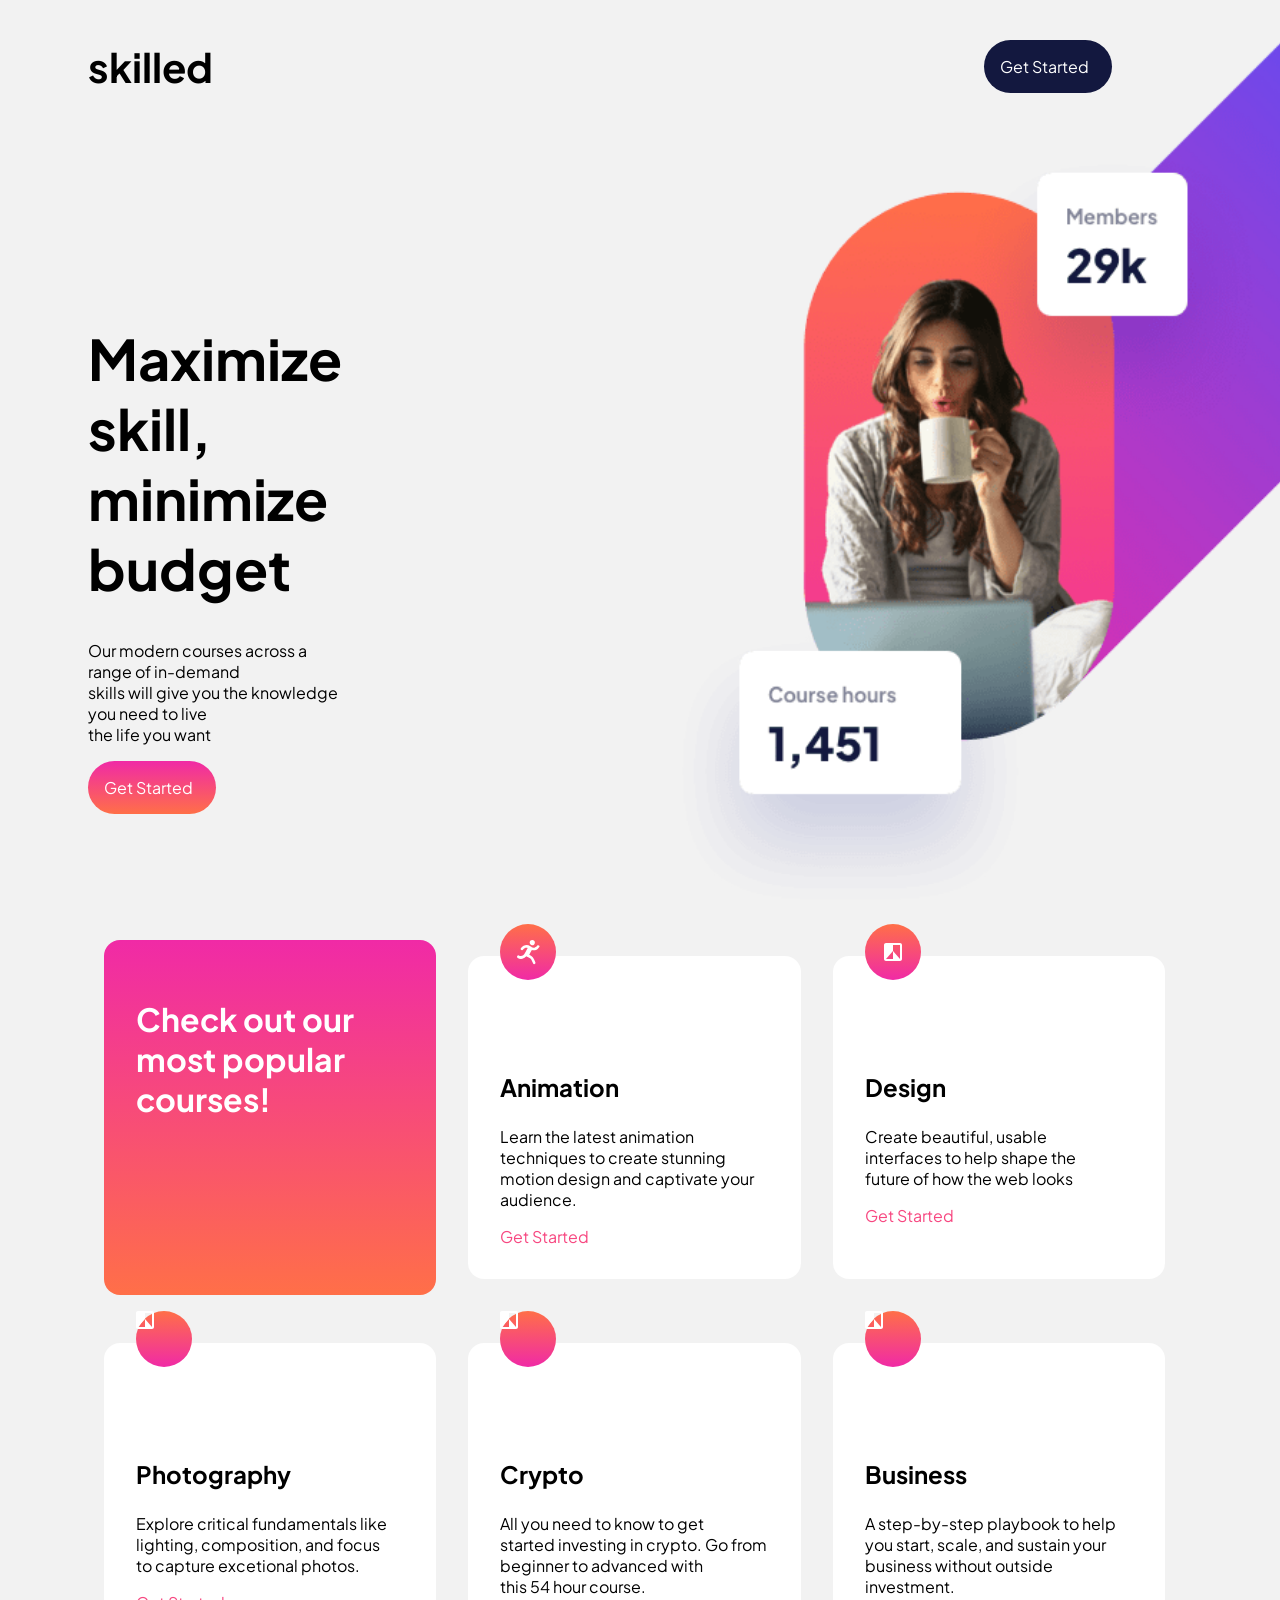
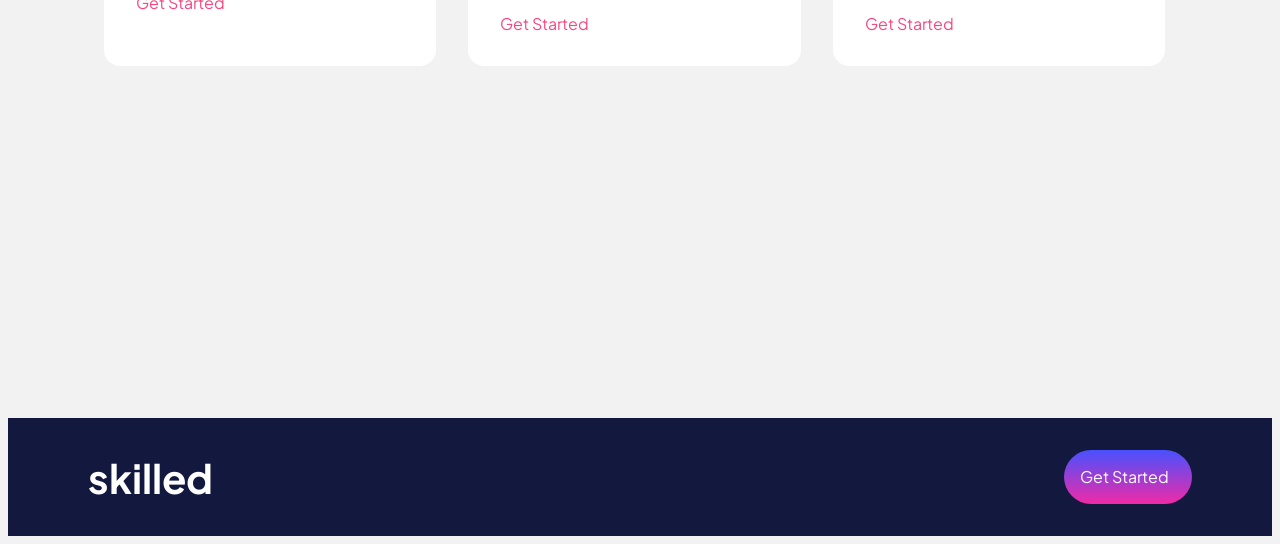
<file: index.html>
<!DOCTYPE html>
<html lang="en">
<head>
  <meta charset="UTF-8">
  <meta name="viewport" content="width=device-width, initial-scale=1.0">

  <link rel="icon" type="image/png" sizes="32x32" href="./assets/favicon-32x32.png">
  <link rel="stylesheet" href="style.css">
  
  <title>Frontend Mentor | Skilled e-learning landing page</title>
</head>
<body>
  <header>
    <div id="head-1">
      <h2 class="skilled">skilled</h2>
    </div>
    <div id="head-2">
      <a href="http://">Get Started</a>
    </div>
  </header>
  <main>
    <div id="body00">
      <div id="body01">
        <h1 id="headingXL">Maximize skill,<br>minimize budget</h1>
        <p>Our modern courses across a range of in-demand<br>
          skills will give you the knowledge you need to live<br>
          the life you want
        </p>
        <div id="box1">
          <a href="http://">Get Started</a>
        </div>
      </div>
      <div id="body11">
        <img  alt="Course" srcset="assets/image-hero-mobile.webp 435w, assets/image-hero-tablet.png 693w"  sizes="(max-width: 576px) 375px, (max-width: 768px) 577px,  992px" src="assets/image-hero-desktop.png">
      </div>
    </div>
    <div id="courselist">
      <div id="box2">
        <h2>Check out our<br> most popular<br> courses!</h2>
      </div>
      <div class="courses">
        <svg width="56" height="56" xmlns="http://www.w3.org/2000/svg"><defs><linearGradient x1="50%" y1="0%" x2="50%" y2="100%" id="a"><stop stop-color="#FF6F48" offset="0%"/><stop stop-color="#F02AA6" offset="100%"/></linearGradient></defs><g fill="none" fill-rule="evenodd"><circle fill="url(#a)" cx="28" cy="28" r="28"/><path d="M33.97 20.678c.565-.498.893-1.21.906-1.962A2.706 2.706 0 0 0 32.16 16a2.794 2.794 0 0 0-1.66.603 2.825 2.825 0 0 0-.854 1.962 2.69 2.69 0 0 0 4.325 2.113Zm-8.752.453c0 .05-.05.05-.1.1v.05a6.308 6.308 0 0 0-2.919 1.41c-.503.473-.958.995-1.358 1.559-1.006 1.408 1.358 2.766 2.315 1.358 1.257-1.762 2.816-2.264 4.527-1.71a141.96 141.96 0 0 0-2.717 5.181c-1.107 2.163-3.47 3.874-5.786 2.566a1.402 1.402 0 1 0-1.508 2.364 6.826 6.826 0 0 0 8.704-1.66c.05 0 .153.05.2.05 1.5.624 2.907 1.454 4.177 2.466.603.502 1.66 3.065 2.263 4.376a1.392 1.392 0 0 0 2.113.452c.393-.382.476-.982.202-1.456-.705-1.456-1.862-4.427-2.818-5.135a31.566 31.566 0 0 0-2.364-1.762l.1-.1a16.972 16.972 0 0 0-1.006-.605c.856-1.609 1.711-3.168 2.616-4.728 2.11.667 4.415.19 6.087-1.258.517-.46.973-.984 1.358-1.56.956-1.257-.905-2.515-2.012-1.66a.709.709 0 0 0-.153.202 4.36 4.36 0 0 1-2.013 1.66c-.05.05-.1.05-.1.1h-.051a4.146 4.146 0 0 1-3.622-.452l.101-.101h.05a.383.383 0 0 0-.201-.1 9.292 9.292 0 0 0-.956-.554 7.258 7.258 0 0 0-5.134-1.056l.005.003Z" fill="#FFF" fill-rule="nonzero"/></g></svg>
        <h3>Animation</h3>
        <p>Learn the latest animation<br>techniques to create
        stunning<br>motion design and captivate your audience.</p>
        <a href="">Get Started</a>
      </div>
      <div class="courses">
        <svg width="56" height="56" xmlns="http://www.w3.org/2000/svg" xmlns:xlink="http://www.w3.org/1999/xlink"><defs><linearGradient x1="50%" y1="0%" x2="50%" y2="100%" id="a"><stop stop-color="#FF6F48" offset="0%"/><stop stop-color="#F02AA6" offset="100%"/></linearGradient><path d="M16 0H2C.9 0 0 .9 0 2v14c0 1.1.9 2 2 2h14c1.1 0 2-.9 2-2V2c0-1.1-.9-2-2-2Zm0 16L9 8v8H2l7-8V2h7v14Z" id="b"/></defs><g fill="none" fill-rule="evenodd"><circle fill="url(#a)" cx="28" cy="28" r="28"/><use fill="#FFF" xlink:href="#b" transform="translate(19 19)"/></g></svg>
        <h3>Design</h3>
        <p>Create beautiful, usable<br>interfaces to help
          shape the<br>future of how the web looks
        </p>
        <a href="">Get Started</a>
      </div>
      <div class="courses">
        <svg width="56" height="56" xmlns="http://www.w3.org/2000/svg" xmlns:xlink="http://www.w3.org/1999/xlink"><defs><linearGradient x1="50%" y1="0%" x2="50%" y2="100%" id="a"><stop stop-color="#FF6F48" offset="0%"/><stop stop-color="#F02AA6" offset="100%"/></linearGradient><path d="m31 18 1.83 2H36c1.1 0 2 .9 2 2v12c0 1.1-.9 2-2 2H20c-1.1 0-2-.9-2-2V22c0-1.1.9-2 2-2h3.17L25 18h6Zm-3 5c-2.76 0-5 2.24-5 5s2.24 5 5 5 5-2.24 5-5-2.24-5-5-5Zm0 1.8a3.2 3.2 0 1 1 0 6.4 3.2 3.2 0 0 1 0-6.4Z" id="b"/></defs><g fill="none" fill-rule="evenodd"><circle fill="url(#a)" cx="28" cy="28" r="28"/><use fill="#FFF" xlink:href="#b"/></g></svg>
        <h3>Photography</h3>
        <p>Explore critical fundamentals like<br>lighting,
          composition, and focus<br>to capture excetional photos.
        </p>
        <a href="">Get Started</a>
      </div>
      <div class="courses">
        <svg width="56" height="56" xmlns="http://www.w3.org/2000/svg" xmlns:xlink="http://www.w3.org/1999/xlink"><defs><linearGradient x1="50%" y1="0%" x2="50%" y2="100%" id="a"><stop stop-color="#FF6F48" offset="0%"/><stop stop-color="#F02AA6" offset="100%"/></linearGradient><path d="M26 28c-1.1 0-2 .9-2 2s.9 2 2 2 2-.9 2-2-.9-2-2-2Zm-4-4c-1.1 0-2 .9-2 2s.9 2 2 2 2-.9 2-2-.9-2-2-2Zm0 8c-1.1 0-2 .9-2 2s.9 2 2 2 2-.9 2-2-.9-2-2-2Zm12-8c1.1 0 2-.9 2-2s-.9-2-2-2-2 .9-2 2 .9 2 2 2Zm-4 8c-1.1 0-2 .9-2 2s.9 2 2 2 2-.9 2-2-.9-2-2-2Zm4-4c-1.1 0-2 .9-2 2s.9 2 2 2 2-.9 2-2-.9-2-2-2Zm-4-4c-1.1 0-2 .9-2 2s.9 2 2 2 2-.9 2-2-.9-2-2-2Zm-4-4c-1.1 0-2 .9-2 2s.9 2 2 2 2-.9 2-2-.9-2-2-2Z" id="b"/></defs><g fill="none" fill-rule="evenodd"><circle fill="url(#a)" cx="28" cy="28" r="28"/><use fill="#FFF" xlink:href="#b"/></g></svg>
        <h3>Crypto</h3>
        <p>All you need to know to get<br>started
          investing in crypto. Go from beginner to
          advanced with<br>this 54 hour course.
        </p>
        <a href="">Get Started</a>
      </div>
      <div class="courses">
        <svg width="56" height="56" xmlns="http://www.w3.org/2000/svg" xmlns:xlink="http://www.w3.org/1999/xlink"><defs><linearGradient x1="50%" y1="0%" x2="50%" y2="100%" id="a"><stop stop-color="#FF6F48" offset="0%"/><stop stop-color="#F02AA6" offset="100%"/></linearGradient><path d="M35 22h-2c0-2.76-2.24-5-5-5s-5 2.24-5 5h-2c-1.1 0-1.99.9-1.99 2L19 36c0 1.1.9 2 2 2h14c1.1 0 2-.9 2-2V24c0-1.1-.9-2-2-2Zm-7-3c1.66 0 3 1.34 3 3h-6c0-1.66 1.34-3 3-3Zm0 10c-2.76 0-5-2.24-5-5h2c0 1.66 1.34 3 3 3s3-1.34 3-3h2c0 2.76-2.24 5-5 5Z" id="b"/></defs><g fill="none" fill-rule="evenodd"><circle fill="url(#a)" cx="28" cy="28" r="28"/><use fill="#FFF" xlink:href="#b"/></g></svg>
        <h3>Business</h3>
        <p>A step-by-step playbook to help<br>you start, scale, and sustain 
          your<br>business without outside investment.
        </p>
        <a href="">Get Started</a>
      </div>
    </div>
    
  </main>
  
  <footer>
    <div id="foo-1">
      <h2 class="skilled">skilled</h2>
    </div>
    <div id="foo-2">
      <a href="http://">Get Started</a>
    </div>
  </footer>
</body>
</html>
</file>
<file: style.css>
@import url('https://fonts.googleapis.com/css2?family=Plus+Jakarta+Sans:wght@500;700;800&display=swap');
body{
    background-color: #F2F2F2;
    font-family: 'Plus Jakarta Sans', sans-serif;
}

/*Write out the base styles for your project, including general content styles, such as font-family and font-size.
Start adding styles to the top of the page and work down. Only move on to the next section once you're happy you've completed the area you're working on.
*/
.skilled{
    font-size: 40px;
}
header{
    display: flex;
    justify-content: space-between;
}
#head-1{
    margin-left: 5em;
}
#head-2{
    background-color: #13183F;
    padding: 1em;
    border-radius: 3em;
    width: 6em;
    margin: 2em 10em 2em 2em ;
}
#head-2 a:hover{
    background-color: rgb(131,134,154);
}
#head-2 a{
    text-decoration: none;
    color: #FFFFFF;
}
#body00{
    display: flex;
    justify-content: space-between;
}
#body01{
    margin-left: 5em;
    position: relative;
    top: 10em;
}
#body11{
    position: relative;
    bottom: 15em;
    left: 20em;
}
#headingXL{
    font-size: 56px;
}
#courselist{
    display: grid;
    grid-template-rows: 50% 50%;
    grid-template-columns: 33% 33% 33%;
    margin: 0 5em 5em 5em;
    position: relative;
    bottom: 15em;
}
#box1{
    background-image: linear-gradient(to bottom, rgb(240, 42, 166), rgb(255, 111, 72));
    padding: 1em;
    border-radius: 3em;
    width: 6em;
}
#box1:hover{
    background-image: linear-gradient(to bottom, rgba(240, 42, 166,0.5), rgba(255, 111, 72, 0.5));
}
#box2 h2{
    font-size: 32px;
}
#box2{
    margin: 1em;
    padding: 2em;
    background-image: linear-gradient(to bottom, rgb(240, 42, 166), rgb(255, 111, 72));
    color: #FFFFFF;
    border-radius: 1em;
}

.courses{
    background-color: #FFFFFF;
    margin: 2em 1em 2em 1em;
    padding: 2em;
    border-radius: 1em;
}
.courses h3{
    font-size: 24px;
}
.courses a{
    text-decoration: none;
    color: #F74780;
}
.courses svg{
    position: relative;
    bottom: 4em;
}
footer{
    background-color: #13183F;
    display: flex;
    justify-content: space-between;
}
#foo-1{
    margin-left: 5em;
}
#foo-1 h2{
    color: #FFFFFF;
}
#foo-2{
    background-image: linear-gradient(to bottom, rgb(72, 81, 255), rgb(240, 42, 166));
    border-radius: 3em;
    padding: 1em;
    margin: 2em 5em 2em 2em;
    width: 6em;
}
#foo-2:hover{
    background-image: linear-gradient(to bottom, rgba(72, 81, 255,0.5), rgba(240, 42, 166,0.5));
}
#foo-2 a, #box1 a{
    text-decoration: none;
    color: #FFFFFF;
}

@media only screen and (max-width: 576px){
    #head-2{
        margin-right: 5em;
    }
    #headingXL{
        font-size: 32px;
    }
    #headingXL + p{
        font-size: 16px;
    }
    #body00{
        display: block;
    }
    #body01{
        display: block;
        position: static;
    }
    #body11{
        display: block;
        position: relative;
        left: 2px;
        bottom: 7px;
    }
    #box2{
        margin: 7em 3em 1em 3em;
        padding: 0 0 1em 0;
    }
    .courses{
        margin: 1em 3em 1em 3em;
    }
    #courselist{
        display: grid;
        grid-template-rows: 15% 17% 17% 17% 17%;
        grid-template-columns: 100%;
        margin: 0 0 5em 0;
        position: inherit;
    }
}
@media only screen and (min-width: 576px) and (max-width: 768px) {
    #headingXL{
        font-size: 40px;
    }
    #headingXL + p{
        font-size: 18px;
    }
    #head-2{
        margin-right: 5em;
    }
    #body01{
        display: inline-block;
        position: relative;
        top: 1em;
    }
    #body11{
        display: inline-block;
        position: relative;
        left: 1em;
        bottom: 10em;
    }
    #courselist{
        display: grid;
        grid-template-rows: 34% 33% 33%;
        grid-template-columns: 50% 50%;
        margin: 0 0 5em 0;
        position: relative;
        top: 5em;
    }
}
</file>
